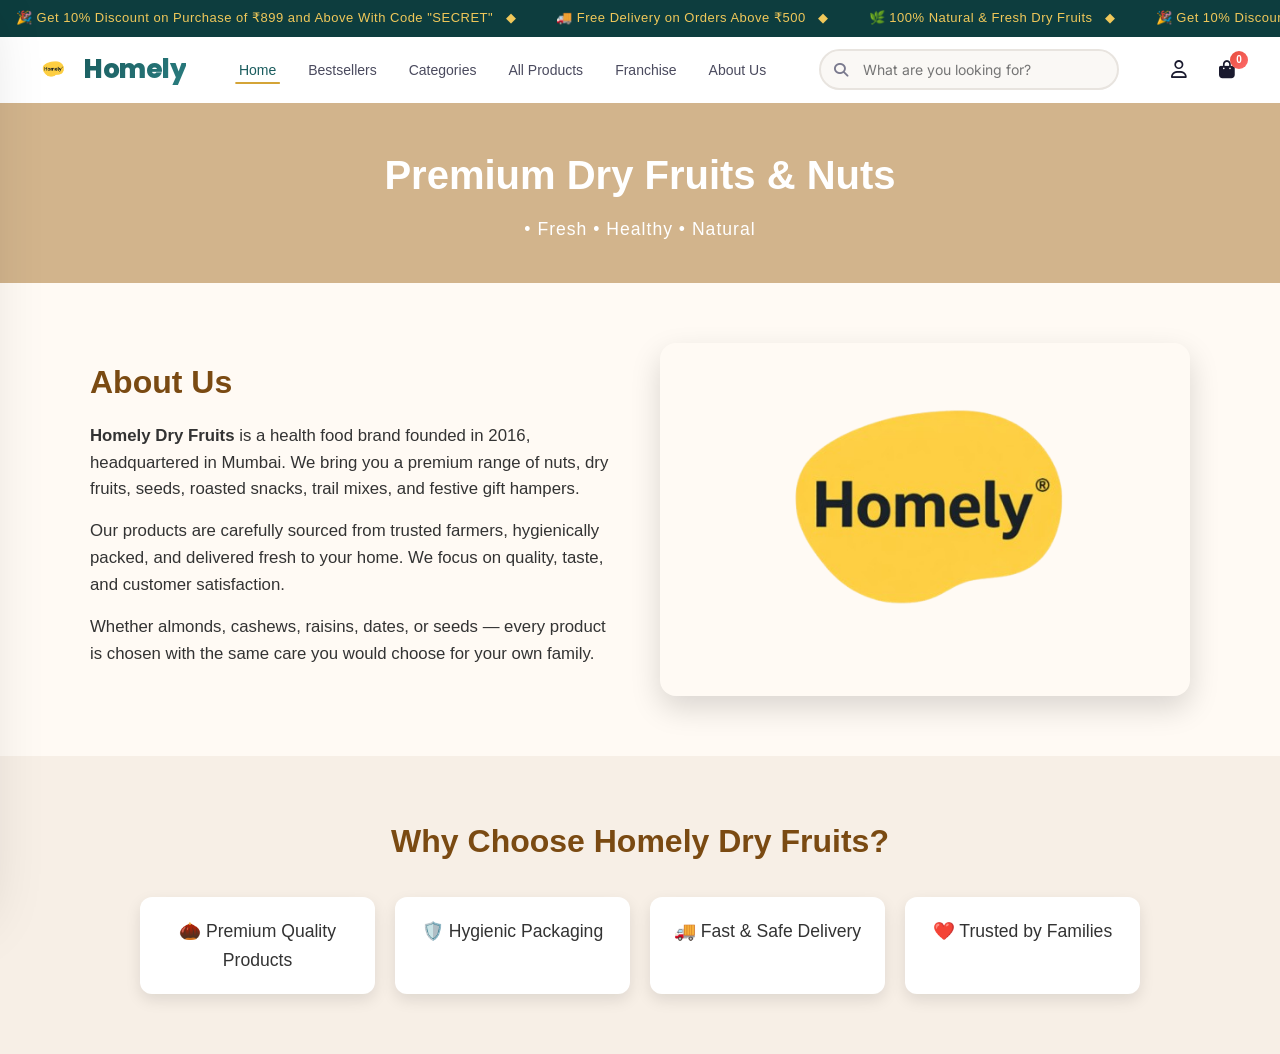
<file: frontend/about-us.html>
<!DOCTYPE html>
<html lang="en">
<head>
  <meta charset="UTF-8">
  <title>About | Homely Dry Fruits</title>
  <link rel="icon" type="image/png" sizes="35x35" href="./assets/logo/mainlogo.png">
  <link rel="preconnect" href="https://fonts.googleapis.com">
  <link rel="preconnect" href="https://fonts.gstatic.com" crossorigin>
  <link
    href="https://fonts.googleapis.com/css2?family=Poppins:wght@300;400;500;600;700;800;900&family=Inter:wght@300;400;500;600;700&display=swap"
    rel="stylesheet">
  <link rel="stylesheet" href="https://cdnjs.cloudflare.com/ajax/libs/font-awesome/6.5.1/css/all.min.css">
  <meta name="viewport" content="width=device-width, initial-scale=1.0">

  <!-- CSS -->
   <link rel="stylesheet" href="https://cdnjs.cloudflare.com/ajax/libs/font-awesome/4.7.0/css/font-awesome.min.css">
  <link rel="stylesheet" href="./css/navbar.css">
  <link rel="stylesheet" href="./css/about.css">
  <link rel="stylesheet" href="./css/footer.css">
</head>
<body>

<!-- Navbar -->
<div id="navbar"></div>

<!-- Header -->
<header class="header">
  <h1>Premium Dry Fruits & Nuts</h1>
  <p>• Fresh • Healthy • Natural</p>
</header>

<!-- About Section -->
<section class="about-section">
  <div class="about-container">

    <div class="about-text">
      <h2>About Us</h2>
      <p>
        <strong>Homely Dry Fruits</strong> is a health food brand founded in 2016,
        headquartered in Mumbai. We bring you a premium range of nuts, dry fruits,
        seeds, roasted snacks, trail mixes, and festive gift hampers.
      </p>

      <p>
        Our products are carefully sourced from trusted farmers, hygienically packed,
        and delivered fresh to your home. We focus on quality, taste, and customer satisfaction.
      </p>

      <p>
        Whether almonds, cashews, raisins, dates, or seeds — every product is chosen
        with the same care you would choose for your own family.
      </p>
    </div>

    <div class="about-image">
      <img src="./assets/logo/mainlogo.png" alt="Homely Dry Fruits Logo">
    </div>

  </div>
</section>

<!-- Why Choose Us -->
<section class="features">
  <h2>Why Choose Homely Dry Fruits?</h2>

  <div class="feature-box">
    <div class="feature">🌰 Premium Quality Products</div>
    <div class="feature">🛡️ Hygienic Packaging</div>
    <div class="feature">🚚 Fast & Safe Delivery</div>
    <div class="feature">❤️ Trusted by Families</div>
  </div>
</section>


<!-- Common JS (Navbar + Footer Loader) -->
<script src="./js/common.js"></script>

<!-- Bootstrap JS -->
<script src="https://cdn.jsdelivr.net/npm/bootstrap@5.3.2/dist/js/bootstrap.bundle.min.js"></script>
<script src="./js/searchproduct.js"></script>
<script src="./js/addcart.js"></script>
<script src="./js/cart.js"></script>
<script src="./js/home.js"></script>
<script src="./js/config.js"></script>

</body>
</html>
</file>
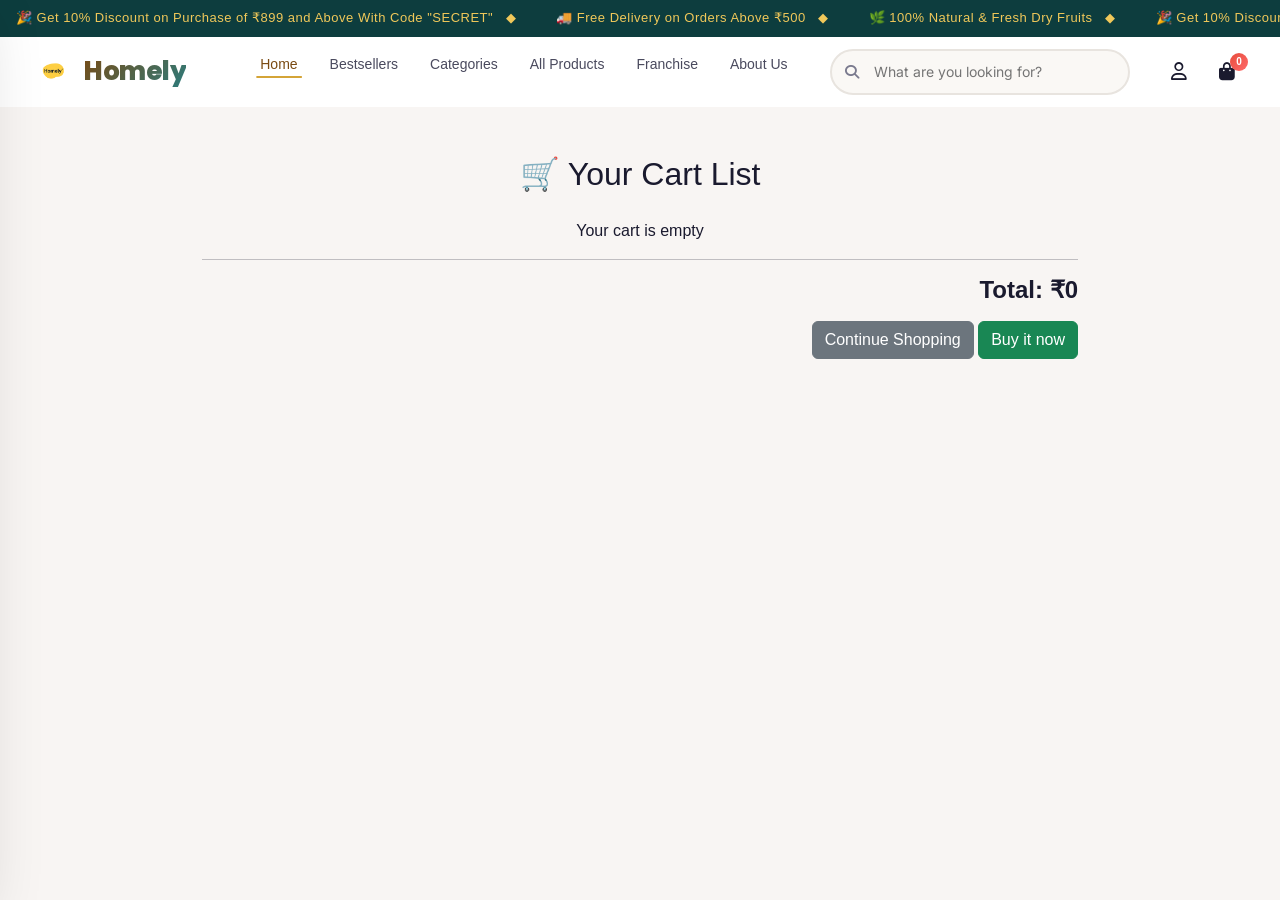
<file: frontend/cart.html>
<!DOCTYPE html>
<html lang="en">
<head>
  <meta charset="UTF-8">
  <title>Cart</title>

  <link rel="icon" type="image/png" sizes="32x32" href="./assets/logo.png/mainlogo.png">

  <!-- Bootstrap CSS -->
  <link href="https://cdn.jsdelivr.net/npm/bootstrap@5.3.2/dist/css/bootstrap.min.css" rel="stylesheet">

  <!-- Font Awesome -->
  <link rel="stylesheet"
        href="https://cdnjs.cloudflare.com/ajax/libs/font-awesome/4.7.0/css/font-awesome.min.css">

  <!-- Custom CSS -->
  <link rel="stylesheet" href="./css/navbar.css">
  <link rel="stylesheet" href="./css/cart.css">
  <link rel="stylesheet" href="./css/footer.css">
</head>

<body>
<!-- NAVBAR -->
<div id="navbar"></div>

<!-- CART CONTENT -->
 <main class="page-content">
<div class="container mt-5">

  <h2 class="text-center mb-4">🛒 Your Cart List</h2>

  <!-- Cart items -->
  <div id="cart-items"></div>

  <hr>

  <h4 class="text-end">
    Total: <span id="cart-total">₹0</span>
  </h4>

  <div class="text-end mt-3">
    <a href="index.html" class="btn btn-secondary">Continue Shopping</a>
    <a href="checkout.html" class="btn btn-success">Buy it now</a>
  </div>

</div>
</main>


<!-- JS FILES -->
<script src="./js/common.js"></script>

<!-- Bootstrap JS -->
<script src="https://cdn.jsdelivr.net/npm/bootstrap@5.3.2/dist/js/bootstrap.bundle.min.js"></script>
<script src="./js/addcart.js"></script>
<script src="./js/cart.js"></script>
</body>
</html>
</file>
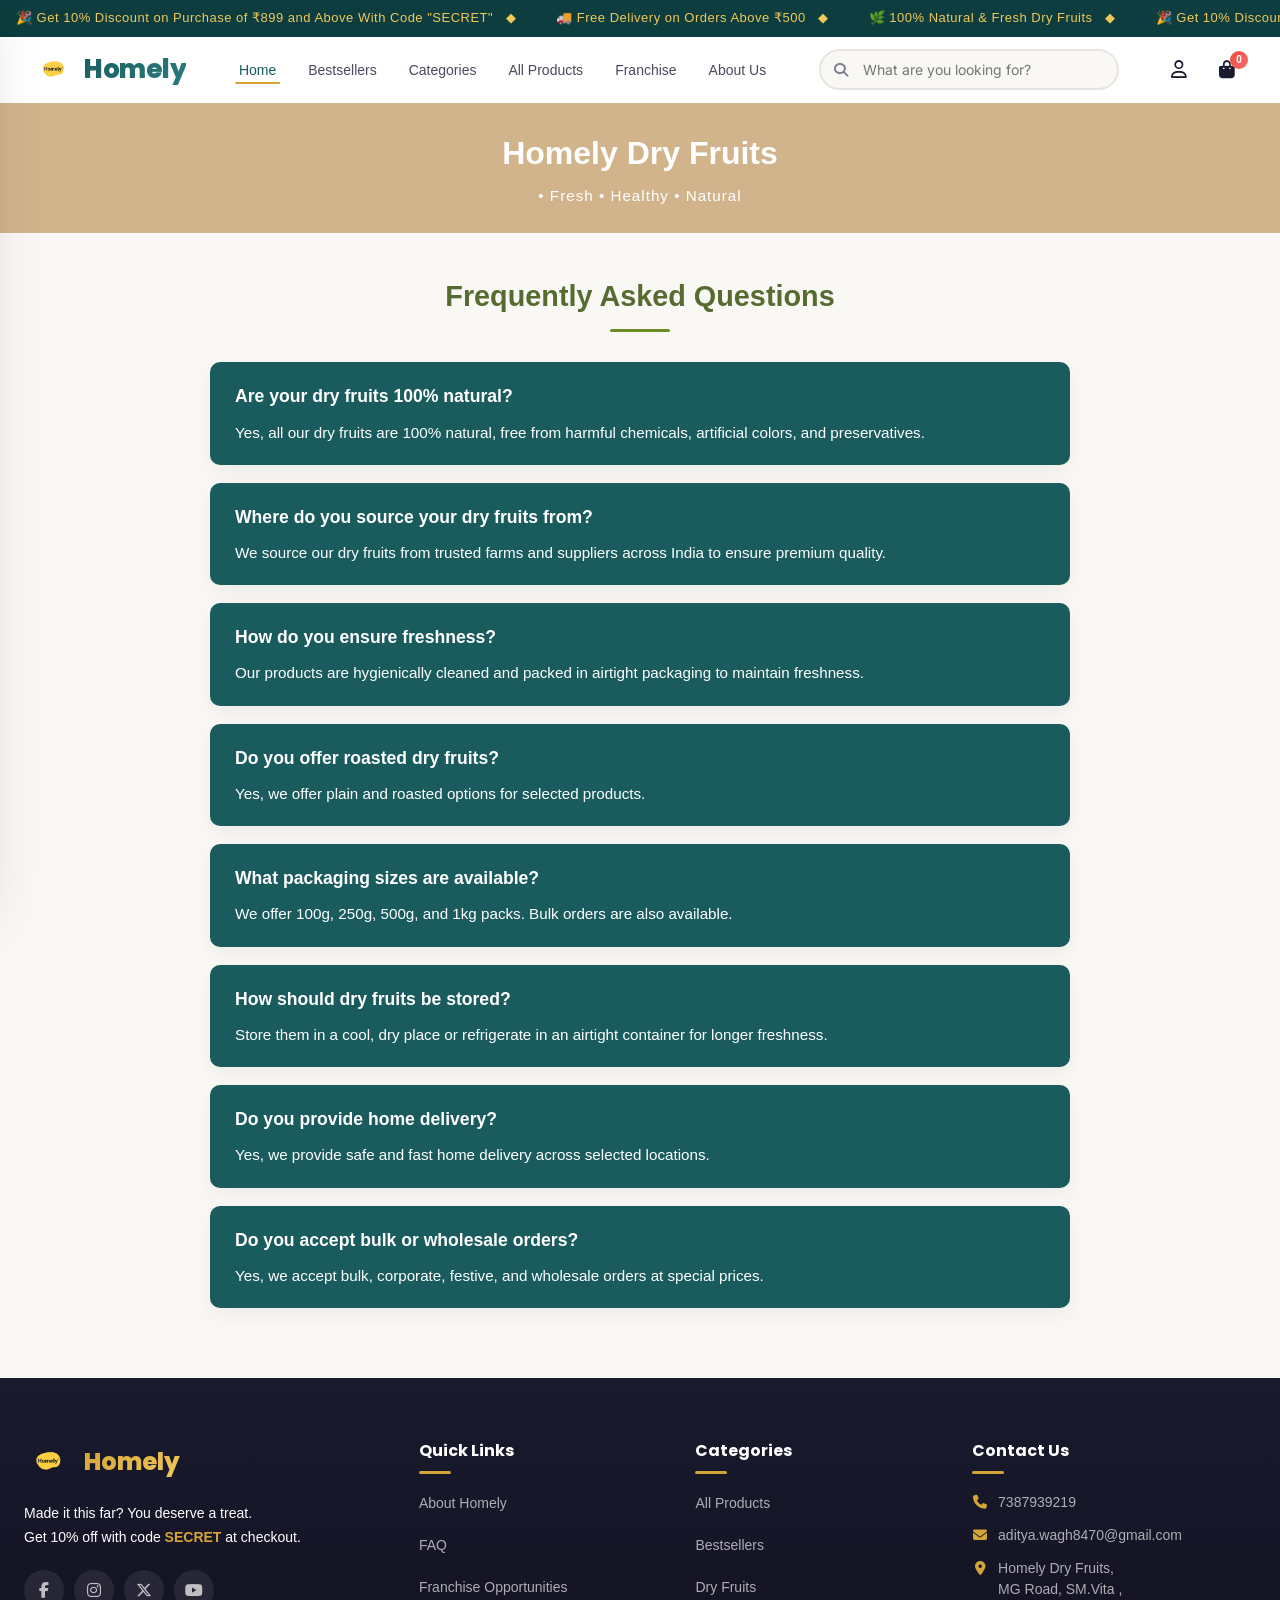
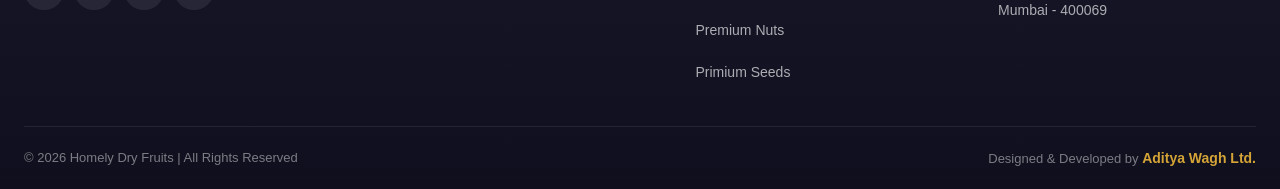
<file: frontend/faq.html>
<!DOCTYPE html>
<html lang="en">
<head>
  <meta charset="UTF-8">
  <title>FAQ</title>
    <link rel="icon" type="image/png" sizes="32x32" href="./assets/logo.png/mainlogo.png">
  <meta name="viewport" content="width=device-width, initial-scale=1.0">
  <link rel="stylesheet" href="./css/faq.css">
   <link rel="stylesheet" href="./css/navbar.css">
    <link rel="stylesheet" href="./css/footer.css">
   
</head>
<body>

<div id="navbar"></div>

<!-- Header -->
<header class="header">
  <h1>Homely Dry Fruits</h1>
  <p>• Fresh • Healthy • Natural</p>
</header>

<!-- FAQ Section -->
 
<section class="faq-section">
  <h2>Frequently Asked Questions</h2>

  <div class="faq">
    <h3>Are your dry fruits 100% natural?</h3>
    <p>Yes, all our dry fruits are 100% natural, free from harmful chemicals, artificial colors, and preservatives.</p>
  </div>

  <div class="faq">
    <h3>Where do you source your dry fruits from?</h3>
    <p>We source our dry fruits from trusted farms and suppliers across India to ensure premium quality.</p>
  </div>

  <div class="faq">
    <h3>How do you ensure freshness?</h3>
    <p>Our products are hygienically cleaned and packed in airtight packaging to maintain freshness.</p>
  </div>

  <div class="faq">
    <h3>Do you offer roasted dry fruits?</h3>
    <p>Yes, we offer plain and roasted options for selected products.</p>
  </div>

  <div class="faq">
    <h3>What packaging sizes are available?</h3>
    <p>We offer 100g, 250g, 500g, and 1kg packs. Bulk orders are also available.</p>
  </div>

  <div class="faq">
    <h3>How should dry fruits be stored?</h3>
    <p>Store them in a cool, dry place or refrigerate in an airtight container for longer freshness.</p>
  </div>

  <div class="faq">
    <h3>Do you provide home delivery?</h3>
    <p>Yes, we provide safe and fast home delivery across selected locations.</p>
  </div>

  <div class="faq">
    <h3>Do you accept bulk or wholesale orders?</h3>
    <p>Yes, we accept bulk, corporate, festive, and wholesale orders at special prices.</p>
  </div>
</section>

   <!-- Footer -->
<div id="footer"></div>
<script src="./js/common.js"></script>
<script src="https://cdn.jsdelivr.net/npm/bootstrap@5.3.2/dist/js/bootstrap.bundle.min.js"></script>
</body>
</html>
</file>
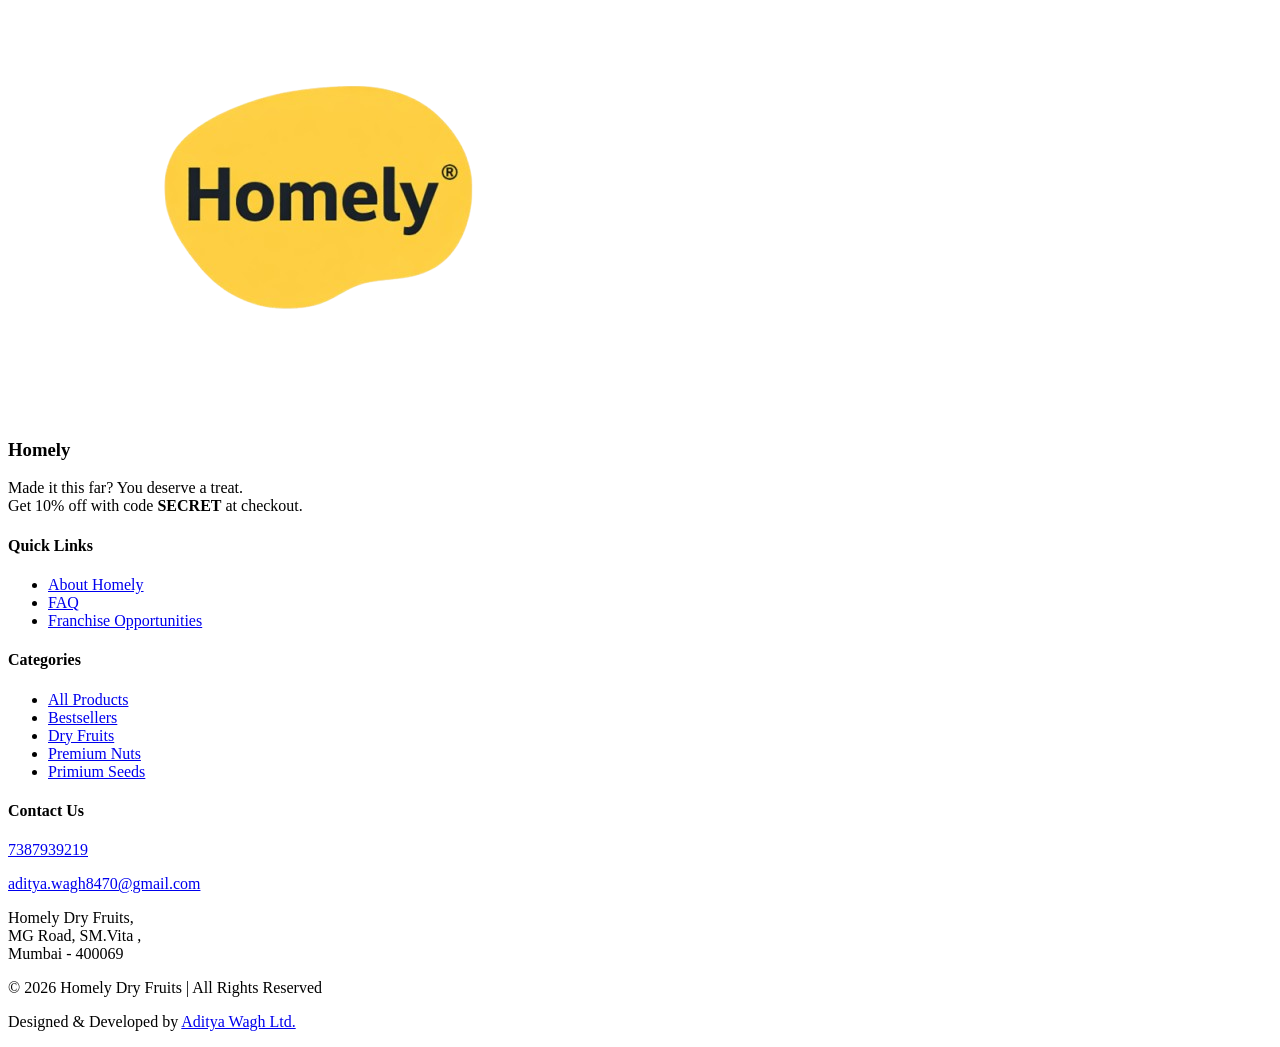
<file: frontend/footer.html>
<!DOCTYPE html>
<html lang="en">
<head>
    <meta charset="UTF-8">
    <meta name="viewport" content="width=device-width, initial-scale=1.0">
    <title>footer</title>
</head>
<body>
  <!-- ============ FOOTER ============ -->
  <footer class="footer">
    <div class="footer-container">
      <!-- Logo Section -->
      <div class="footer-section">
        <div class="footer-logo">
          <img src="./assets/logo/mainlogo.png" alt="Homely Logo">
          <h3>Homely</h3>
        </div>
        <p class="footer-tagline">Made it this far? You deserve a treat.<br>Get 10% off with code
          <strong>SECRET</strong> at checkout.</p>
        <div class="footer-socials">
          <a href="#" aria-label="Facebook"><i class="fa-brands fa-facebook-f"></i></a>
          <a href="#" aria-label="Instagram"><i class="fa-brands fa-instagram"></i></a>
          <a href="#" aria-label="Twitter"><i class="fa-brands fa-x-twitter"></i></a>
          <a href="#" aria-label="YouTube"><i class="fa-brands fa-youtube"></i></a>
        </div>
      </div>

      <!-- Quick Links -->
      <div class="footer-section">
        <h4>Quick Links</h4>
        <ul>
          <li><a href="about-us.html">About Homely</a></li>
          <li><a href="faq.html">FAQ</a></li>
          <li><a href="franchiseopportunities.html">Franchise Opportunities</a></li>
         
        </ul>
      </div>

      <!-- Categories -->
      <div class="footer-section">
        <h4>Categories</h4>
        <ul>
          <li><a href="#products-section">All Products</a></li>
          <li><a href="#bestsellers">Bestsellers</a></li>
          <li><a href="#categories">Dry Fruits</a></li>
          <li><a href="#categories">Premium Nuts</a></li>
          <li><a href="#categories">Primium Seeds</a></li>
        </ul>
      </div>

      <!-- Contact -->
      <div class="footer-section">
        <h4>Contact Us</h4>
        <div class="footer-contact">
          <p><i class="fa-solid fa-phone"></i><a href="tel:+917387939219">7387939219</a></p>
          <p><i class="fa-solid fa-envelope"></i><a href="mailto:aditya.wagh8470@gmail.com">aditya.wagh8470@gmail.com</a></p>
          <p><i class="fa-solid fa-location-dot"></i>Homely Dry Fruits,<br>MG Road, SM.Vita ,<br>Mumbai - 400069</p>
        </div>
      </div>
    </div>

    <!-- Footer Bottom -->
    <div class="footer-bottom">
      <p>© 2026 Homely Dry Fruits | All Rights Reserved</p>
      <p>Designed & Developed by <a href="https://github.com/adityawagh8470-dot/homely-dry-fruits" target="_blank" rel="noopener">Aditya Wagh
          Ltd.</a></p>
    </div>
  </footer>

  <!-- ============ SCRIPTS ============ -->
  <script src="./js/searchproduct.js"></script>
  <script src="./js/addcart.js"></script>

  <script>
    /* ====== SIDEBAR TOGGLE ====== */
    function toggleMenu() {
      const sidebar = document.getElementById('sidebar');
      const overlay = document.getElementById('overlay');
      sidebar.classList.toggle('active');
      overlay.classList.toggle('active');
      document.body.classList.toggle('no-scroll');
    }

    /* ====== STICKY NAVBAR ====== */
    const navbar = document.getElementById('navbar');
    window.addEventListener('scroll', () => {
      if (window.scrollY > 50) {
        navbar.classList.add('scrolled');
      } else {
        navbar.classList.remove('scrolled');
      }
    });

    /* ====== HERO SLIDER ====== */
    const slides = document.querySelectorAll('.hero-slide');
    const dots = document.querySelectorAll('.dot');
    let currentSlide = 0;
    let slideInterval;

    function showSlide(index) {
      slides.forEach((s, i) => {
        s.classList.remove('active');
        dots[i].classList.remove('active');
      });
      currentSlide = (index + slides.length) % slides.length;
      slides[currentSlide].classList.add('active');
      dots[currentSlide].classList.add('active');
    }

    function nextSlide() { showSlide(currentSlide + 1); }
    function prevSlide() { showSlide(currentSlide - 1); }

    function startSlider() {
      slideInterval = setInterval(nextSlide, 4500);
    }

    function resetSlider() {
      clearInterval(slideInterval);
      startSlider();
    }

    // Dot click
    dots.forEach(dot => {
      dot.addEventListener('click', () => {
        showSlide(parseInt(dot.dataset.slide));
        resetSlider();
      });
    });

    // Arrow click
    document.querySelector('.hero-prev').addEventListener('click', () => { prevSlide(); resetSlider(); });
    document.querySelector('.hero-next').addEventListener('click', () => { nextSlide(); resetSlider(); });

    // Touch/swipe support
    let touchStartX = 0;
    const heroEl = document.getElementById('hero');
    heroEl.addEventListener('touchstart', e => { touchStartX = e.changedTouches[0].screenX; }, { passive: true });
    heroEl.addEventListener('touchend', e => {
      const diff = touchStartX - e.changedTouches[0].screenX;
      if (Math.abs(diff) > 50) {
        diff > 0 ? nextSlide() : prevSlide();
        resetSlider();
      }
    }, { passive: true });

    startSlider();

    /* ====== SCROLL REVEAL ANIMATIONS ====== */
    const revealEls = document.querySelectorAll('.reveal');
    const revealObserver = new IntersectionObserver((entries) => {
      entries.forEach(entry => {
        if (entry.isIntersecting) {
          entry.target.classList.add('revealed');
          revealObserver.unobserve(entry.target);
        }
      });
    }, { threshold: 0.12, rootMargin: '0px 0px -40px 0px' });

    revealEls.forEach(el => revealObserver.observe(el));

    /* ====== SMOOTH SCROLL ====== */
    document.querySelectorAll('a[href^="#"]').forEach(anchor => {
      anchor.addEventListener('click', function (e) {
        const target = document.querySelector(this.getAttribute('href'));
        if (target) {
          e.preventDefault();
          target.scrollIntoView({ behavior: 'smooth', block: 'start' });
          // close mobile sidebar if open
          const sidebar = document.getElementById('sidebar');
          if (sidebar.classList.contains('active')) toggleMenu();
        }
      });
    });

    /* ====== TOAST NOTIFICATION (replace alert) ====== */
    function showToast(message) {
      const existing = document.querySelector('.toast');
      if (existing) existing.remove();

      const toast = document.createElement('div');
      toast.className = 'toast';
      toast.innerHTML = `<i class="fa-solid fa-check-circle"></i> ${message}`;
      document.body.appendChild(toast);

      requestAnimationFrame(() => {
        toast.classList.add('show');
        setTimeout(() => {
          toast.classList.remove('show');
          setTimeout(() => toast.remove(), 400);
        }, 2500);
      });
    }

    // Override addcart alert with toast
    const cartButtons = document.querySelectorAll('.add-to-cart');
    cartButtons.forEach(btn => {
      btn.addEventListener('click', function () {
        const name = this.dataset.name;
        const basePrice = parseFloat(this.dataset.price);
        const card = this.closest('.product-card');
        const image = card.querySelector('img').src;
        const size = 500;

        let cart = JSON.parse(localStorage.getItem('cart')) || [];
        const existing = cart.find(item => item.name === name && item.size === size);

        if (existing) {
          existing.qty += 1;
        } else {
          cart.push({ name, basePrice, image, size, qty: 1 });
        }

        localStorage.setItem('cart', JSON.stringify(cart));

        // Update cart count
        const count = cart.reduce((sum, item) => sum + item.qty, 0);
        const span = document.getElementById('cart-count');
        if (span) {
          span.innerText = count;
          span.classList.add('bump');
          setTimeout(() => span.classList.remove('bump'), 300);
        }

        // Animate button
        this.innerHTML = '<i class="fa-solid fa-check"></i> Added!';
        this.classList.add('added');
        setTimeout(() => {
          this.innerHTML = '<i class="fa-solid fa-bag-shopping"></i> Add to Cart';
          this.classList.remove('added');
        }, 1800);

        showToast(`${name} added to cart!`);
      });
    });

    // Init cart count on load
    document.addEventListener('DOMContentLoaded', () => {
      const cart = JSON.parse(localStorage.getItem('cart')) || [];
      const count = cart.reduce((sum, item) => sum + item.qty, 0);
      const span = document.getElementById('cart-count');
      if (span) span.innerText = count;
    });
  </script>

</body>

</html>
</file>
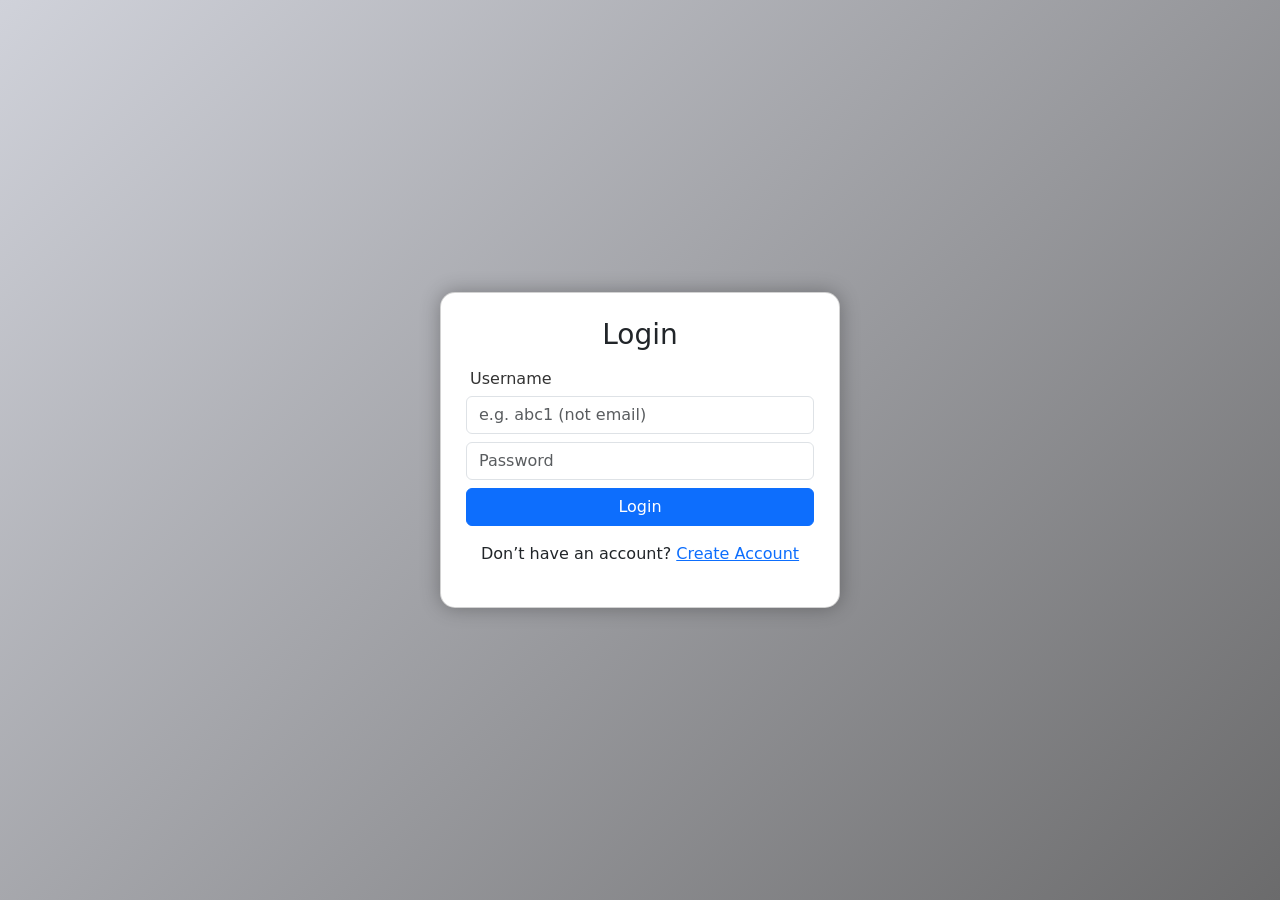
<file: frontend/login.html>
<!DOCTYPE html>
<html lang="en">

<head>
  <meta charset="UTF-8">
  <title>Login & Register</title>
  <link href="https://cdn.jsdelivr.net/npm/bootstrap@5.3.2/dist/css/bootstrap.min.css" rel="stylesheet">
  <link rel="stylesheet" href="./css/login.css">
</head>

<body>

  <div class="container">
    <div class="card auth-card">
      <h3 class="text-center mb-3" id="formTitle">Login</h3>

      <!-- LOGIN FORM -->
      <form id="loginForm">

        <!-- USERNAME FIELD -->
        <label for="loginUsername" class="form-label text-start w-100 ps-1">Username</label>
        <input type="text" id="loginUsername" class="form-control mb-2" placeholder="e.g. abc1 (not email)"
          autocomplete="username" required>

        <input type="password" id="loginPassword" class="form-control mb-2" placeholder="Password"
          autocomplete="current-password" required>

        <button type="submit" class="btn btn-primary w-100">
          Login
        </button>

        <p class="text-center mt-3">
          Don’t have an account?
          <a href="#" onclick="showRegister()">Create Account</a>
        </p>
      </form>

      <!-- REGISTER FORM -->
      <form id="registerForm" style="display:none">

        <input type="text" id="firstName" class="form-control mb-2" placeholder="First Name" required>
        <input type="text" id="lastName" class="form-control mb-2" placeholder="Last Name" required>
        <input type="email" id="regEmail" class="form-control mb-2" placeholder="Email" required>
        <input type="password" id="regPassword" class="form-control mb-2" placeholder="Password" required>
        <input type="password" id="confirmPassword" class="form-control mb-2" placeholder="Confirm Password" required>

        <button type="submit" class="btn btn-success w-100">
          Create Account
        </button>

        <p class="text-center mt-3">
          Already have an account?
          <a href="#" onclick="showLogin()">Login</a>
        </p>
      </form>

    </div>
  </div>

  <script src="./js/login.js"></script>
</body>

</html>
</file>
<file: frontend/css/navbar.css>
/* =============================================
   HOMELY — PREMIUM DRY FRUITS E-COMMERCE
   Farmley-Inspired Design System
============================================= */

/* ============ DESIGN TOKENS ============ */
:root {
  /* Brand Colors */
  --primary: #1a5c5e;
  --primary-dark: #0d3d3e;
  --primary-light: #2a7d80;
  --gold: #d4a437;
  --gold-light: #f0c85a;
  --gold-dark: #b8891f;

  /* Neutrals */
  --bg-body: #faf8f5;
  --bg-card: #ffffff;
  --bg-section: #f5f0ea;
  --text-dark: #1a1a2e;
  --text-mid: #4a4a5e;
  --text-light: #7a7a8e;
  --white: #ffffff;
  --black: #0a0a0a;

  /* Accents */
  --success: #28a745;
  --danger: #e74c3c;
  --info: #3498db;

  /* Shadows */
  --shadow-sm: 0 2px 8px rgba(0,0,0,0.06);
  --shadow-md: 0 4px 20px rgba(0,0,0,0.08);
  --shadow-lg: 0 8px 40px rgba(0,0,0,0.12);
  --shadow-xl: 0 16px 60px rgba(0,0,0,0.16);

  /* Radius */
  --radius-sm: 8px;
  --radius-md: 12px;
  --radius-lg: 20px;
  --radius-xl: 28px;
  --radius-full: 50px;

  /* Fonts */
  --font-heading: 'Poppins', sans-serif;
  --font-body: 'Inter', 'Poppins', sans-serif;

  /* Transitions */
  --ease: cubic-bezier(0.25, 0.46, 0.45, 0.94);
  --ease-bounce: cubic-bezier(0.34, 1.56, 0.64, 1);
}

/* ============ RESET ============ */
*, *::before, *::after {
  margin: 0;
  padding: 0;
  box-sizing: border-box;
}

html {
  scroll-behavior: smooth;
  -webkit-text-size-adjust: 100%;
}

body {
  font-family: var(--font-body);
  background: var(--bg-body);
  color: var(--text-dark);
  line-height: 1.6;
  overflow-x: hidden;
  -webkit-font-smoothing: antialiased;
}

body.no-scroll {
  overflow: hidden;
}

a {
  text-decoration: none;
  color: inherit;
  transition: all 0.3s var(--ease);
}

ul, li {
  list-style: none;
}

img {
  max-width: 100%;
  display: block;
}

button {
  cursor: pointer;
  border: none;
  outline: none;
  font-family: var(--font-body);
}

.section-container {
  max-width: 1280px;
  margin: 0 auto;
  padding: 0 24px;
}

/* ============ ANNOUNCEMENT BAR ============ */
.announcement-bar {
  background: var(--primary-dark);
  color: var(--gold-light);
  font-size: 13px;
  font-weight: 500;
  letter-spacing: 0.5px;
  overflow: hidden;
  white-space: nowrap;
  position: relative;
  z-index: 1001;
  padding: 8px 0;
}

.announcement-track {
  display: inline-flex;
  animation: marquee 25s linear infinite;
}

.announcement-track span {
  padding: 0 16px;
  flex-shrink: 0;
}

@keyframes marquee {
  0%   { transform: translateX(0); }
  100% { transform: translateX(-50%); }
}

/* ============ NAVBAR ============ */
.navbar {
  display: flex;
  align-items: center;
  justify-content: space-between;
  padding: 12px 32px;
  background: var(--white);
  position: sticky;
  top: 0;
  z-index: 999;
  transition: all 0.35s var(--ease);
  gap: 16px;
}

.navbar.scrolled {
  box-shadow: var(--shadow-lg);
  padding: 8px 32px;
}

/* Hamburger */
.menu-toggle {
  display: none;
  flex-direction: column;
  gap: 5px;
  cursor: pointer;
  padding: 8px;
  z-index: 10;
}

.menu-toggle span {
  display: block;
  width: 26px;
  height: 3px;
  background: var(--text-dark);
  border-radius: 3px;
  transition: all 0.4s var(--ease);
}

/* Logo */
.nav-logo {
  display: flex;
  align-items: center;
  gap: 10px;
  flex-shrink: 0;
}

.logo-img {
  width: 42px;
  height: 42px;
  object-fit: contain;
  border-radius: 8px;
}

.logo-text {
  font-family: var(--font-heading);
  font-size: 26px;
  font-weight: 800;
  background: linear-gradient(135deg, var(--primary), var(--primary-light));
  -webkit-background-clip: text;
  -webkit-text-fill-color: transparent;
  background-clip: text;
  letter-spacing: -0.5px;
}

/* Nav Links */
.nav-links {
  display: flex;
  align-items: center;
  gap: 4px;
}

.nav-links li a {
  font-size: 14px;
  font-weight: 500;
  color: var(--text-mid);
  padding: 8px 14px;
  border-radius: var(--radius-sm);
  transition: all 0.3s var(--ease);
  position: relative;
}

.nav-links li a::after {
  content: '';
  position: absolute;
  bottom: 2px;
  left: 50%;
  transform: translateX(-50%) scaleX(0);
  width: 70%;
  height: 2.5px;
  background: var(--gold);
  border-radius: 2px;
  transition: transform 0.3s var(--ease);
}

.nav-links li a:hover,
.nav-links li a.active {
  color: var(--primary);
}

.nav-links li a:hover::after,
.nav-links li a.active::after {
  transform: translateX(-50%) scaleX(1);
}

/* Nav Search */
.nav-search {
  position: relative;
  flex: 0 1 300px;
}

.nav-search input {
  width: 100%;
  padding: 10px 16px 10px 42px;
  border: 2px solid #e8e4df;
  border-radius: var(--radius-full);
  font-size: 14px;
  font-family: var(--font-body);
  background: var(--bg-body);
  color: var(--text-dark);
  transition: all 0.3s var(--ease);
  outline: none;
}

.nav-search input:focus {
  border-color: var(--primary);
  background: var(--white);
  box-shadow: 0 0 0 4px rgba(26, 92, 94, 0.08);
}

.nav-search .search-icon {
  position: absolute;
  left: 15px;
  top: 50%;
  transform: translateY(-50%);
  color: var(--text-light);
  font-size: 14px;
  pointer-events: none;
}

/* Nav Actions */
.nav-actions {
  display: flex;
  align-items: center;
  gap: 6px;
  flex-shrink: 0;
}

.nav-action-btn {
  width: 42px;
  height: 42px;
  display: flex;
  align-items: center;
  justify-content: center;
  border-radius: 50%;
  font-size: 18px;
  color: var(--text-dark);
  transition: all 0.3s var(--ease);
  position: relative;
}

.nav-action-btn:hover {
  background: var(--bg-section);
  color: var(--primary);
  transform: translateY(-2px);
}

.cart-badge {
  position: absolute;
  top: 2px;
  right: 0;
  width: 18px;
  height: 18px;
  font-size: 10px;
  font-weight: 700;
  background: linear-gradient(135deg, var(--danger), #ff6b6b);
  color: var(--white);
  border-radius: 50%;
  display: flex;
  align-items: center;
  justify-content: center;
  transition: transform 0.3s var(--ease-bounce);
}

.cart-badge.bump {
  animation: bumpAnim 0.4s var(--ease-bounce);
}

@keyframes bumpAnim {
  0%   { transform: scale(1); }
  50%  { transform: scale(1.5); }
  100% { transform: scale(1); }
}

/* ============ OVERLAY ============ */
.overlay {
  position: fixed;
  inset: 0;
  background: rgba(0, 0, 0, 0.55);
  backdrop-filter: blur(4px);
  z-index: 1000;
  opacity: 0;
  visibility: hidden;
  transition: all 0.4s var(--ease);
}

.overlay.active {
  opacity: 1;
  visibility: visible;
}

/* ============ SIDEBAR ============ */
.sidebar {
  position: fixed;
  top: 0;
  left: -320px;
  width: 300px;
  height: 100%;
  background: var(--white);
  z-index: 1001;
  transition: left 0.45s var(--ease);
  overflow-y: auto;
  box-shadow: var(--shadow-xl);
}

.sidebar.active {
  left: 0;
}

.sidebar-header {
  display: flex;
  align-items: center;
  justify-content: space-between;
  padding: 20px 20px 16px;
  border-bottom: 1px solid #f0ece6;
}

.sidebar-logo {
  width: 48px;
  height: 48px;
  object-fit: contain;
  border-radius: 10px;
}

.sidebar-header .close-btn {
  width: 36px;
  height: 36px;
  display: flex;
  align-items: center;
  justify-content: center;
  border-radius: 50%;
  font-size: 18px;
  color: var(--text-mid);
  cursor: pointer;
  transition: all 0.3s var(--ease);
}

.sidebar-header .close-btn:hover {
  background: #fee;
  color: var(--danger);
}

.sidebar-links {
  padding: 12px 0;
}

.sidebar-links a {
  display: flex;
  align-items: center;
  gap: 14px;
  padding: 14px 24px;
  font-size: 15px;
  font-weight: 500;
  color: var(--text-dark);
  border-bottom: 1px solid #f8f5f0;
  transition: all 0.3s var(--ease);
}

.sidebar-links a i {
  width: 20px;
  text-align: center;
  color: var(--primary);
  font-size: 16px;
}

.sidebar-links a:hover {
  background: var(--bg-section);
  padding-left: 32px;
  color: var(--primary);
}
</file>
<file: frontend/css/about.css>
/* Reset */
* {
  margin: 0;
  padding: 0;
  box-sizing: border-box;
  font-family: "Segoe UI", Arial, sans-serif;
}
/* Body */
body {
  background-color: #fffaf4;
  color: #333;
  line-height: 1.6;
}
.back-btn {
  position:absolute;
  top: 65px;
  left: 0px;
  padding: 10px 20px;
  
  color: #fff;
  text-decoration: none;
  border-radius: 6px;
  font-size: 16px;
  font-weight: 600;
  cursor: pointer;
  transition: all 0.3s ease;
  border-color: #333;
}
.back-btn:hover {
  background-color: #6f4318;
  transform: translateX(-4px);
}



/* Header */
.header {
   background:tan;
  color: #fff;
  text-align: center;
  padding: 40px 20px;
}

.header h1 {
  font-size: 2.5rem;
  margin-bottom: 8px;
}

.header p {
  font-size: 1.1rem;
  letter-spacing: 1px;
}

/* About Section */
.about-section {
  padding: 60px 20px;
}

.about-container {
  max-width: 1100px;
  margin: auto;
  display: flex;
  align-items: center;
  gap: 40px;
}

/* About Text */
.about-text {
  flex: 1;
}

.about-text h2 {
  font-size: 2rem;
  color: #7a4a12;
  margin-bottom: 15px;
}

.about-text p {
  margin-bottom: 15px;
  font-size: 1.05rem;
}

/* About Image */
.about-image {
  flex: 1;
  text-align: center;
}

.about-image img {
  max-width: 100%;
  border-radius: 16px;
  box-shadow: 0 12px 30px rgba(0, 0, 0, 0.15);
  transition: transform 0.4s ease;
}

.about-image img:hover {
  transform: scale(1.05);
}

/* Features Section */
.features {
  background-color: #f7efe6;
  padding: 60px 20px;
  text-align: center;
}

.features h2 {
  font-size: 2rem;
  color: #7a4a12;
  margin-bottom: 30px;
}

.feature-box {
  display: grid;
  grid-template-columns: repeat(auto-fit, minmax(220px, 1fr));
  gap: 20px;
  max-width: 1000px;
  margin: auto;
}

.feature {
  background-color: #fff;
  padding: 20px;
  border-radius: 12px;
  font-size: 1.1rem;
  font-weight: 500;
  box-shadow: 0 6px 15px rgba(0, 0, 0, 0.1);
  transition: transform 0.3s ease, box-shadow 0.3s ease;
}

.feature:hover {
  transform: translateY(-6px);
  box-shadow: 0 10px 25px rgba(0, 0, 0, 0.18);
}
</file>
<file: frontend/css/footer.css>
/* ============ FOOTER ============ */
.footer {
  background: linear-gradient(180deg, #1a1a2e, #0f0f1e);
  color: var(--white);
  padding: 60px 24px 0;
}

.footer-container {
  max-width: 1280px;
  margin: 0 auto;
  display: grid;
  grid-template-columns: 1.5fr 1fr 1fr 1.2fr;
  gap: 40px;
}

.footer-logo {
  display: flex;
  align-items: center;
  gap: 12px;
  margin-bottom: 16px;
}

.footer-logo img {
  width: 48px;
  height: 48px;
  object-fit: contain;
  border-radius: 10px;
}

.footer-logo h3 {
  font-family: var(--font-heading);
  font-size: 24px;
  font-weight: 800;
  background: linear-gradient(135deg, var(--gold), var(--gold-light));
  -webkit-background-clip: text;
  -webkit-text-fill-color: transparent;
  background-clip: text;
}

.footer-tagline {
  font-size: 14px;
  color: rgba(255,255,255,0.65);
  line-height: 1.7;
  margin-bottom: 20px;
}

.footer-tagline strong {
  color: var(--gold);
}

.footer-socials {
  display: flex;
  gap: 10px;
}

.footer-socials a {
  width: 40px;
  height: 40px;
  display: flex;
  align-items: center;
  justify-content: center;
  border-radius: 50%;
  background: rgba(255,255,255,0.08);
  color: rgba(255,255,255,0.7);
  font-size: 16px;
  transition: all 0.3s var(--ease);
}

.footer-socials a:hover {
  background: var(--gold);
  color: var(--primary-dark);
  transform: translateY(-3px);
}

.footer-section h4 {
  font-family: var(--font-heading);
  font-size: 16px;
  font-weight: 700;
  margin-bottom: 18px;
  position: relative;
  padding-bottom: 10px;
  color: var(--white);
}

.footer-section h4::after {
  content: '';
  position: absolute;
  bottom: 0;
  left: 0;
  width: 32px;
  height: 3px;
  background: var(--gold);
  border-radius: 3px;
}

.footer-section ul {
  display: flex;
  flex-direction: column;
  gap: 10px;
}

.footer-section ul a {
  font-size: 14px;
  color: rgba(255,255,255,0.65);
  transition: all 0.3s var(--ease);
}

.footer-section ul a:hover {
  color: var(--gold);
  padding-left: 6px;
}

.footer-contact p {
  display: flex;
  align-items: flex-start;
  gap: 10px;
  font-size: 14px;
  color: rgba(255,255,255,0.65);
  margin-bottom: 12px;
  line-height: 1.5;
}

.footer-contact a {
  color: rgba(255,255,255,0.65);
}

.footer-contact a:hover {
  color: var(--gold);
}

.footer-contact i {
  color: var(--gold);
  width: 16px;
  text-align: center;
  margin-top: 3px;
  flex-shrink: 0;
}

.footer-bottom {
  max-width: 1280px;
  margin: 32px auto 0;
  padding: 20px 0;
  display: flex;
  justify-content: space-between;
  align-items: center;
  border-top: 1px solid rgba(255,255,255,0.08);
}

.footer-bottom p {
  font-size: 13px;
  color: rgba(255,255,255,0.45);
}

.footer-bottom a {
  color: var(--gold);
  font-weight: 600;
}

.footer-bottom a:hover {
  color: var(--gold-light);
}

/* ============ TOAST NOTIFICATION ============ */
.toast {
  position: fixed;
  bottom: 30px;
  right: 30px;
  background: var(--primary-dark);
  color: var(--white);
  padding: 14px 28px;
  border-radius: var(--radius-md);
  font-size: 14px;
  font-weight: 600;
  display: flex;
  align-items: center;
  gap: 10px;
  box-shadow: var(--shadow-xl);
  z-index: 9999;
  opacity: 0;
  transform: translateY(20px) scale(0.95);
  transition: all 0.4s var(--ease-bounce);
}

.toast.show {
  opacity: 1;
  transform: translateY(0) scale(1);
}

.toast i {
  color: var(--success);
  font-size: 18px;
}

/* ============ RESPONSIVE DESIGN ============ */

/* Large Tablets */
@media (max-width: 1200px) {
  .hero-image img {
    width: 300px;
    height: 300px;
  }
  .hero-title {
    font-size: clamp(36px, 5vw, 56px);
  }
}

/* Tablets */
@media (max-width: 992px) {
  .nav-links {
    display: none;
  }

  .menu-toggle {
    display: flex;
  }

  .navbar {
    padding: 10px 20px;
  }

  .nav-search {
    flex: 0 1 240px;
  }

  .hero {
    height: 70vh;
  }

  .hero-slide {
    padding: 0 5%;
  }

  .hero-image img {
    width: 250px;
    height: 250px;
  }

  .footer-container {
    grid-template-columns: 1fr 1fr;
    gap: 32px;
  }

  .bestseller-grid {
    grid-template-columns: repeat(auto-fit, minmax(220px, 1fr));
  }
}

/* Mobile Landscape */
@media (max-width: 768px) {
  .hero {
    height: auto;
    min-height: 550px;
  }

  .hero-slide {
    flex-direction: column;
    justify-content: center;
    text-align: center;
    padding: 40px 24px;
    gap: 24px;
  }

  .hero-content {
    max-width: 100%;
  }

  .hero-features {
    justify-content: center;
  }

  .hero-image img {
    width: 200px;
    height: 200px;
  }

  .hero-arrow {
    display: none;
  }

  .nav-search {
    flex: 0 1 180px;
  }

  .category-grid {
    grid-template-columns: repeat(auto-fit, minmax(150px, 1fr));
    gap: 14px;
  }

  .product-grid {
    grid-template-columns: repeat(auto-fill, minmax(180px, 1fr));
    gap: 16px;
  }

  .categories,
  .bestsellers,
  .products,
  .trust-section {
    padding: 50px 0;
  }

  .newsletter {
    padding: 50px 16px;
  }

  .newsletter-form {
    flex-direction: column;
    border-radius: var(--radius-md);
  }

  .newsletter-form input {
    border-radius: var(--radius-md) var(--radius-md) 0 0;
    text-align: center;
  }

  .newsletter-form button {
    border-radius: 0 0 var(--radius-md) var(--radius-md);
    justify-content: center;
    padding: 14px;
  }

  .trust-grid {
    grid-template-columns: 1fr 1fr;
    gap: 16px;
  }

  .trust-card {
    padding: 24px 16px;
  }

  .footer-container {
    grid-template-columns: 1fr;
    text-align: center;
    gap: 28px;
  }

  .footer-logo {
    justify-content: center;
  }

  .footer-socials {
    justify-content: center;
  }

  .footer-section h4::after {
    left: 50%;
    transform: translateX(-50%);
  }

  .footer-contact p {
    justify-content: center;
  }

  .footer-bottom {
    flex-direction: column;
    gap: 8px;
    text-align: center;
  }

  .section-header {
    margin-bottom: 32px;
  }
}

/* Small Mobile */
@media (max-width: 576px) {
  .navbar {
    padding: 8px 14px;
    gap: 8px;
  }

  .logo-text {
    font-size: 20px;
  }

  .logo-img {
    width: 34px;
    height: 34px;
  }

  .nav-search {
    flex: 0 1 140px;
  }

  .nav-search input {
    padding: 8px 12px 8px 36px;
    font-size: 13px;
  }

  .nav-action-btn {
    width: 36px;
    height: 36px;
    font-size: 16px;
  }

  .hero-slide {
    padding: 30px 16px;
    min-height: 480px;
  }

  .hero-title {
    font-size: 36px;
  }

  .hero-image img {
    width: 160px;
    height: 160px;
  }

  .category-card {
    padding: 20px 14px;
  }

  .category-icon {
    font-size: 36px;
  }

  .product-grid {
    grid-template-columns: repeat(2, 1fr);
    gap: 12px;
  }

  .product-info {
    padding: 12px;
  }

  .product-name {
    font-size: 14px;
  }

  .price {
    font-size: 18px;
  }

  .add-to-cart {
    padding: 10px 14px;
    font-size: 13px;
  }

  .trust-grid {
    grid-template-columns: 1fr 1fr;
    gap: 12px;
  }

  .trust-icon {
    width: 52px;
    height: 52px;
    font-size: 22px;
  }

  .trust-card h3 {
    font-size: 15px;
  }

  .trust-card p {
    font-size: 12px;
  }

  .announcement-bar {
    font-size: 11px;
    padding: 6px 0;
  }

  .toast {
    left: 16px;
    right: 16px;
    bottom: 16px;
    justify-content: center;
  }
}

/* Extra Small */
@media (max-width: 380px) {
  .product-grid {
    grid-template-columns: 1fr;
  }

  .category-grid {
    grid-template-columns: repeat(2, 1fr);
  }

  .trust-grid {
    grid-template-columns: 1fr;
  }

  .hero-image img {
    width: 140px;
    height: 140px;
  }
}

/* ============ SCROLLBAR ============ */
::-webkit-scrollbar {
  width: 8px;
}

::-webkit-scrollbar-track {
  background: var(--bg-body);
}

::-webkit-scrollbar-thumb {
  background: linear-gradient(to bottom, var(--primary), var(--primary-dark));
  border-radius: 10px;
}

::-webkit-scrollbar-thumb:hover {
  background: var(--primary-dark);
}

/* ============ SELECTION ============ */
::selection {
  background: var(--gold);
  color: var(--primary-dark);
}
</file>
<file: frontend/css/cart.css>
/* =====================
   ROOT COLORS
===================== */
:root {
  --primary: #7a4a12;
  --accent: #ffb347;
  --bg-light: #f8f5f3;
  --white: #ffffff;
}

/* =====================
   RESET & LAYOUT
===================== */
html, body {
  height: 100%;
  margin: 0;
}

body {
  display: flex;
  flex-direction: column;
  background: var(--bg-light);
  font-family: Arial, sans-serif;
}

/* =====================
   NAVBAR PLACEHOLDER
===================== */
#navbar {
  flex-shrink: 0;
}

/* =====================
   MAIN CONTENT (KEY FIX)
===================== */
.page-content {
  flex: 1;                 /* 🔥 pushes footer down */
  width: 100%;
}

/* =====================
   CART CONTAINER
===================== */
.container {
  max-width: 900px;
}

/* =====================
   CART ITEMS
===================== */
.cart-item {
  display: flex;
  align-items: center;
  gap: 15px;
  background: var(--white);
  padding: 15px;
  border-radius: 12px;
  margin-bottom: 15px;
  box-shadow: 0 8px 20px rgba(0,0,0,0.1);
}

.cart-item img {
  width: 100px;
  height: 100px;
  object-fit: contain;
}

.cart-details {
  flex: 1;
}

.cart-details h5 {
  margin: 0;
  font-size: 18px;
}

.cart-details p {
  margin: 4px 0;
  font-weight: bold;
  color: var(--primary);
}

.remove-btn {
  border: none;
  background: #dc3545;
  color: white;
  padding: 6px 12px;
  border-radius: 20px;
  cursor: pointer;
}

/* =====================
   EMPTY CART
===================== */
#cart-items:empty::after {
  content: "Your cart is empty";
  display: block;
  text-align: center;
  padding: 60px 0;
  font-size: 18px;
  color: #555;
}

/* =====================
   CART SUMMARY
===================== */
h4 {
  font-weight: bold;
}

/* =====================
   FOOTER PLACEHOLDER
===================== */
#footer {
  flex-shrink: 0;
}

/* =====================
   FOOTER STYLE
===================== */
footer {
  background: linear-gradient(to right, #4b2c0b, #2c1606);
  color: white;
  padding: 40px 0;
}

.footer-container {
  max-width: 1100px;
  margin: auto;
  padding: 0 20px;
  display: grid;
  grid-template-columns: repeat(auto-fit, minmax(220px, 1fr));
  gap: 20px;
}

.footer-section h4 {
  margin-bottom: 10px;
}

.footer-section a {
  color: #d6c3a5;
  text-decoration: none;
}

.footer-bottom {
  text-align: center;
  margin-top: 20px;
  font-size: 13px;
  border-top: 1px solid rgba(255,255,255,0.2);
  padding-top: 10px;
}

/* =====================
   RESPONSIVE
===================== */
@media (max-width: 600px) {
  .cart-item {
    flex-direction: column;
    text-align: center;
  }
}
</file>
<file: frontend/css/faq.css>
/* ===============================
   Global Styles
================================ */
* {
  margin: 0;
  padding: 0;
  box-sizing: border-box;
  font-family: "Segoe UI", Tahoma, Geneva, Verdana, sans-serif;
}

body {
  background-color: #f8f9fa;
  color: #333;
  line-height: 1.6;
}

/* ===============================
   Header
================================ */
.header {
  background: tan;
  color: #fff;
  padding: 25px 15px;
  text-align: center;
  position: relative;
}

.header h1 {
  font-size: 2rem;
  font-weight: 600;
}

.header p {
  font-size: 0.95rem;
  margin-top: 5px;
  letter-spacing: 1px;
}

/* Back Button */
.back-btn {
  position:absolute;
  top: 10px;
  left:0px;
  padding: 10px 20px;
  background-color: #8b5a2b;
  color: #fff;
  text-decoration: none;
  border-radius: 6px;
  font-size: 16px;
  font-weight: 600;
  cursor: pointer;
  transition: all 0.3s ease;
}

.back-btn:hover {
  background-color: #6f4318;
  transform: translateX(-4px);
}

/* ===============================
   FAQ Section
================================ */
.faq-section {
  max-width: 900px;
  margin: 40px auto;
  padding: 0 20px;
}

.faq-section h2 {
  text-align: center;
  font-size: 1.8rem;
  margin-bottom: 30px;
  color: #556b2f;
  position: relative;
}

.faq-section h2::after {
  content: "";
  display: block;
  width: 60px;
  height: 3px;
  background-color: #6b8e23;
  margin: 10px auto 0;
  border-radius: 2px;
}

/* FAQ Card */
.faq {
  background-color:#1a5c5e;
  padding: 20px 25px;
  border-radius: 10px;
  margin-bottom: 18px;
  box-shadow: 0 8px 20px rgba(0, 0, 0, 0.05);
  transition: transform 0.3s ease, box-shadow 0.3s ease;
  
}

.faq:hover {
  transform: translateY(-4px);
  box-shadow: 0 12px 28px rgba(0, 0, 0, 0.08);
}

.faq h3 {
  font-size: 1.1rem;
  color:white;
  margin-bottom: 10px;
}

.faq p {
  font-size: 0.95rem;
  color:white;
}

/* =====================
   FOOTER
===================== */
.footer {
  background: linear-gradient(
    180deg,
    var(--footer-bg-start),
    var(--footer-bg-end)
  );
  color: var(--footer-text);
  padding: 60px 40px 20px;
  margin-top: 70px;
}

/* =====================
   FOOTER GRID
===================== */
.footer-container {
  display: grid;
  grid-template-columns: 2fr 1fr 1fr 1.5fr;
  gap: 40px;
}

/* =====================
   LOGO
===================== */
.footer .logo img {
  width: 180px;
  max-width: 100%;
}

/* =====================
   FOOTER SECTIONS
===================== */
.footer-section h4 {
  font-size: 16px;
  font-weight: 600;
  margin-bottom: 14px;
  position: relative;
}
/* small underline accent */
.footer-section h4::after {
  content: "";
  display: block;
  width: 40px;
  height: 2px;
  background: var(--footer-accent);
  margin-top: 6px;
}

.footer-section p {
  font-size: 14px;
  line-height: 1.7;
  color: var(--footer-muted);
}

.footer-section ul {
  list-style: none;
  padding: 0;
}

.footer-section ul li {
  font-size: 14px;
  margin-bottom: 10px;
}

/* =====================
   LINKS
===================== */
.footer-section a {
  color: var(--footer-text);
  text-decoration: none;
  transition: all 0.3s ease;
}

.footer-section a:hover {
  color: var(--footer-accent);
  padding-left: 4px;
}

/* =====================
   FOOTER BOTTOM
===================== */
.footer-bottom {
  margin-top: 40px;
  padding: 18px 20px;
  display: flex;
  justify-content: space-between;
  align-items: center;
  border-top: 1px solid var(--border-soft);
}

.footer-bottom p {
  font-size: 14px;
  color: var(--footer-muted);
}

.footer-bottom a {
  font-size: 14px;
  color: var(--footer-link);
  text-decoration: none;
  font-weight: 500;
}

.footer-bottom a:hover {
  text-decoration: underline;
}

/* =====================
   RESPONSIVE
===================== */
@media (max-width: 900px) {
  .footer-container {
    grid-template-columns: 1fr 1fr;
  }
}

@media (max-width: 600px) {
  .footer {
    padding: 40px 20px;
  }

  .footer-container {
    grid-template-columns: 1fr;
    text-align: center;
  }

  .footer .logo img {
    margin: 0 auto;
  }

  .footer-section h4::after {
    margin-left: auto;
    margin-right: auto;
  }

  .footer-bottom {
    flex-direction: column;
    gap: 10px;
    text-align: center;
  }
}
</file>
<file: frontend/css/login.css>
body {
    background: linear-gradient(135deg,#d0d2da,#6b6b6c);
    height: 100vh;
    display: flex;
    align-items: center;
  }
  
  .auth-card {
    width: 400px;
    padding: 25px;
    border-radius: 15px;
    margin: auto;
    box-shadow: 0 0 20px rgba(0,0,0,0.3);
  }

  /* Label Styling */
  .form-label {
    font-weight: 500;
    margin-bottom: 5px;
    display: block;
    color: #333;
  }
</file>
